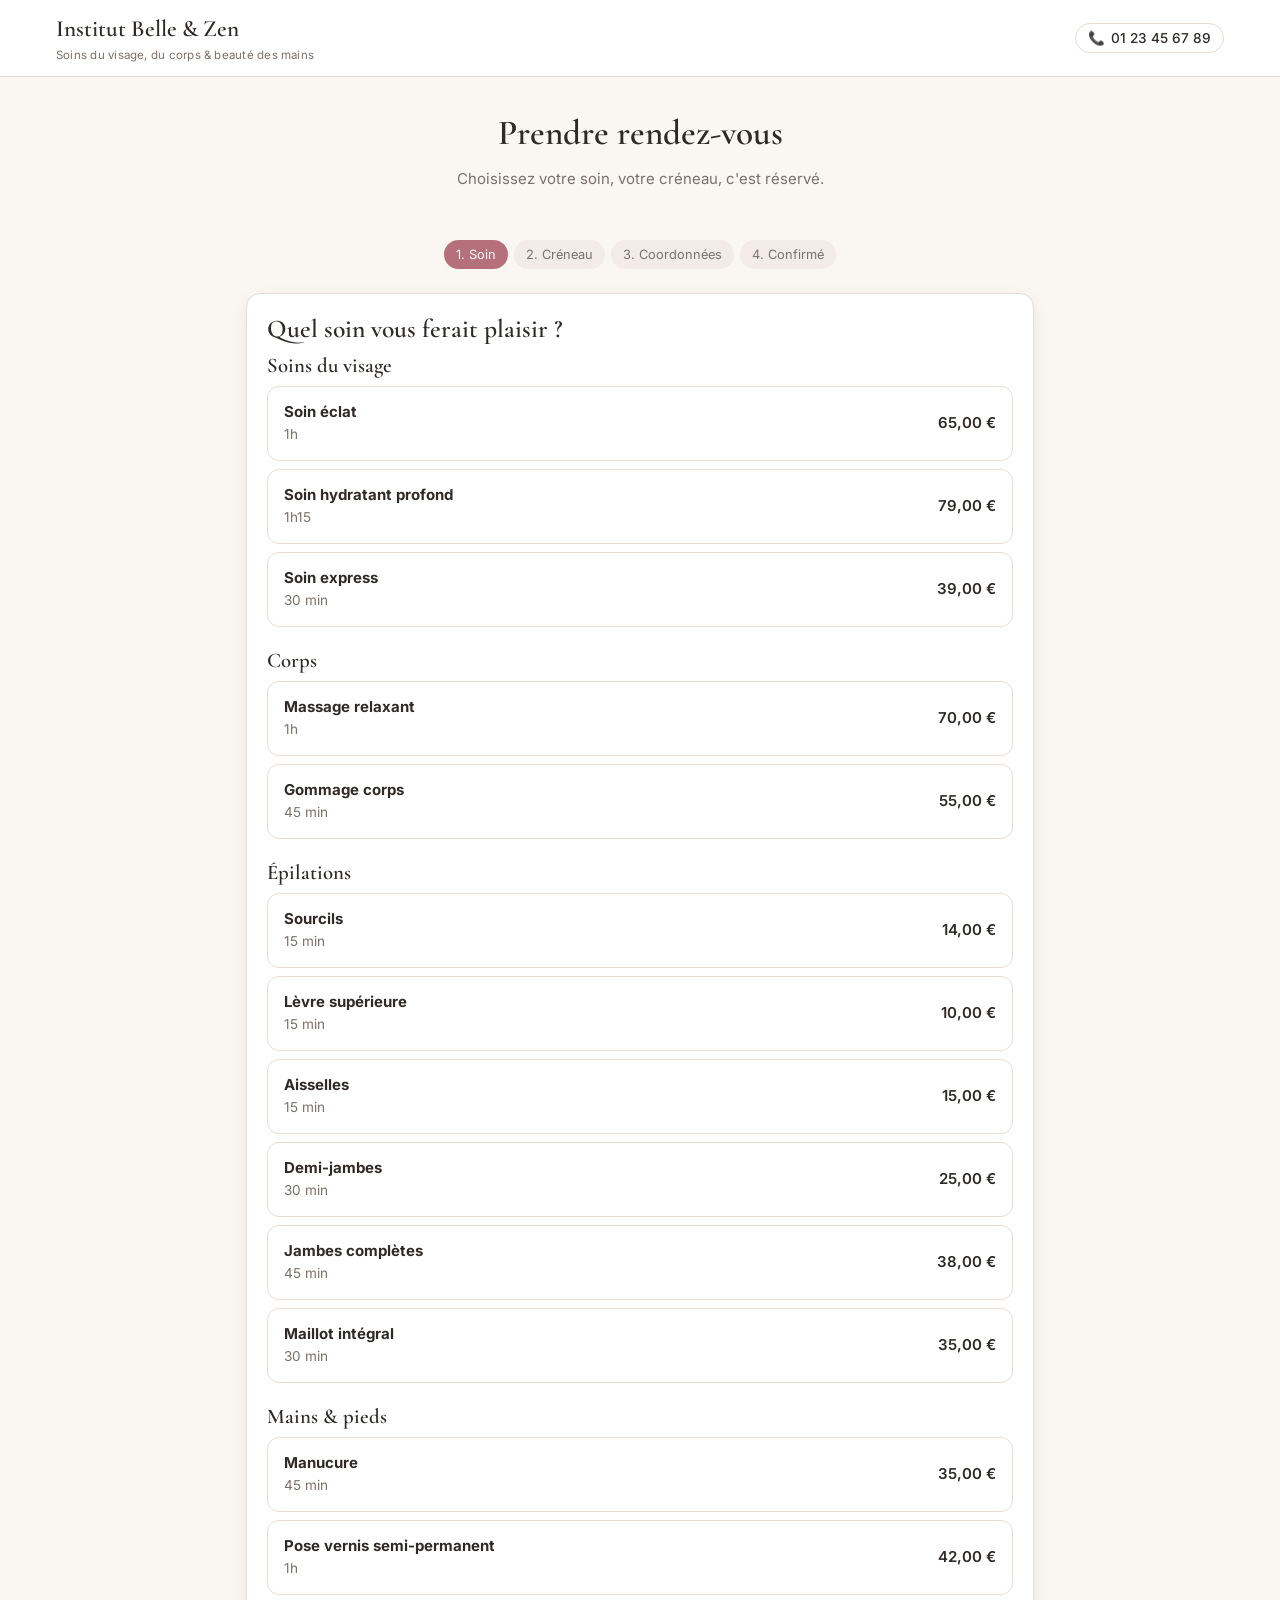
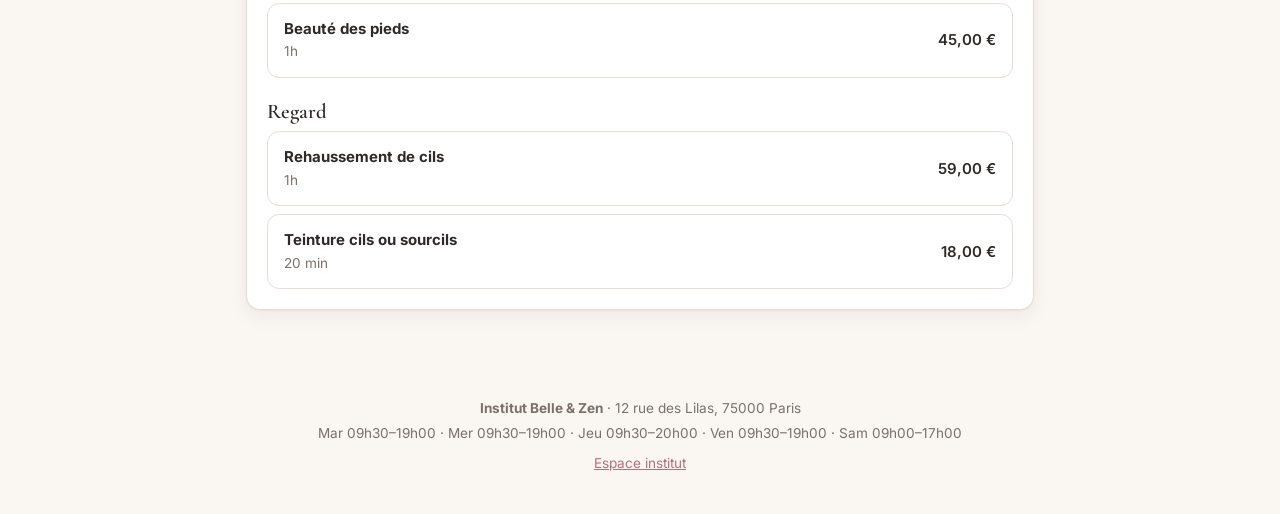
<file: index.html>
<!doctype html>
<html lang="fr">
<head>
  <meta charset="utf-8">
  <meta name="viewport" content="width=device-width, initial-scale=1">
  <title>Prendre rendez-vous</title>
  <meta name="description" content="Réservez votre soin en ligne en quelques clics.">
  <link rel="preconnect" href="https://fonts.googleapis.com">
  <link rel="preconnect" href="https://fonts.gstatic.com" crossorigin>
  <link href="https://fonts.googleapis.com/css2?family=Cormorant+Garamond:wght@500;600&family=Inter:wght@400;500;600&display=swap" rel="stylesheet">
  <link rel="stylesheet" href="css/style.css">
</head>
<body>
  <header class="topbar">
    <div class="topbar-inner">
      <a class="brand" href="./"><span data-salon="name"></span><small data-salon="tagline"></small></a>
      <a class="btn sm" data-salon-href="phone">📞 <span data-salon="phone"></span></a>
    </div>
  </header>

  <section class="hero">
    <h1>Prendre rendez-vous</h1>
    <p>Choisissez votre soin, votre créneau, c'est réservé.</p>
  </section>

  <main class="container narrow">
    <nav class="steps" id="steps"></nav>

    <!-- Étape 1 : prestation -->
    <section class="card" data-step="1">
      <h2>Quel soin vous ferait plaisir ?</h2>
      <div id="services"></div>
    </section>

    <!-- Étape 2 : date & heure -->
    <section class="card hidden" data-step="2">
      <div class="section-head">
        <h2>Quand souhaitez-vous venir ?</h2>
        <button class="btn sm ghost" data-back>← Changer de soin</button>
      </div>
      <p class="muted small" id="chosen-service"></p>

      <div class="field">
        <label>Avec</label>
        <div class="chips" id="staff-chips"></div>
      </div>
      <div class="field">
        <label>Jour</label>
        <div class="days" id="days"></div>
      </div>
      <div class="field">
        <label id="slots-label">Heure</label>
        <div id="slots"></div>
      </div>
    </section>

    <!-- Étape 3 : coordonnées -->
    <section class="card hidden" data-step="3">
      <div class="section-head">
        <h2>Vos coordonnées</h2>
        <button class="btn sm ghost" data-back>← Changer d'horaire</button>
      </div>
      <div class="summary" id="summary" style="margin-bottom:18px"></div>
      <form id="contact-form" novalidate>
        <div class="grid-2">
          <div class="field">
            <label for="f-first">Prénom *</label>
            <input id="f-first" name="first" required autocomplete="given-name">
          </div>
          <div class="field">
            <label for="f-last">Nom *</label>
            <input id="f-last" name="last" required autocomplete="family-name">
          </div>
        </div>
        <div class="grid-2">
          <div class="field">
            <label for="f-phone">Téléphone *</label>
            <input id="f-phone" name="phone" type="tel" required autocomplete="tel" placeholder="06 12 34 56 78">
          </div>
          <div class="field">
            <label for="f-email">E-mail</label>
            <input id="f-email" name="email" type="email" autocomplete="email">
          </div>
        </div>
        <div class="field">
          <label for="f-notes">Une précision ? (allergie, première visite…)</label>
          <textarea id="f-notes" name="notes" rows="2"></textarea>
        </div>
        <p class="alert hidden" id="form-error"></p>
        <button class="btn primary" type="submit" style="width:100%;justify-content:center;padding:12px">Confirmer le rendez-vous</button>
      </form>
    </section>

    <!-- Étape 4 : confirmation -->
    <section class="card hidden" data-step="4" style="text-align:center">
      <div class="success-icon">✓</div>
      <h2>C'est réservé !</h2>
      <p class="muted">Nous avons hâte de vous accueillir.</p>
      <div class="summary" id="confirm-summary" style="text-align:left;margin:18px 0"></div>
      <div class="btn-row" style="justify-content:center">
        <button class="btn" id="ics-btn">📅 Ajouter à mon agenda</button>
        <button class="btn primary" id="restart-btn">Prendre un autre RDV</button>
      </div>
      <p class="small muted" style="margin-top:18px">Un empêchement ? Merci de nous prévenir au moins 24h à l'avance au <span data-salon="phone"></span>.</p>
    </section>
  </main>

  <footer class="footer">
    <div><strong data-salon="name"></strong> · <span data-salon="address"></span></div>
    <div id="hours-line" style="margin-top:4px"></div>
    <div style="margin-top:10px"><a href="institut.html">Espace institut</a></div>
  </footer>

  <script src="js/config.js"></script>
  <script src="js/core.js"></script>
  <script src="js/client.js"></script>
</body>
</html>
</file>
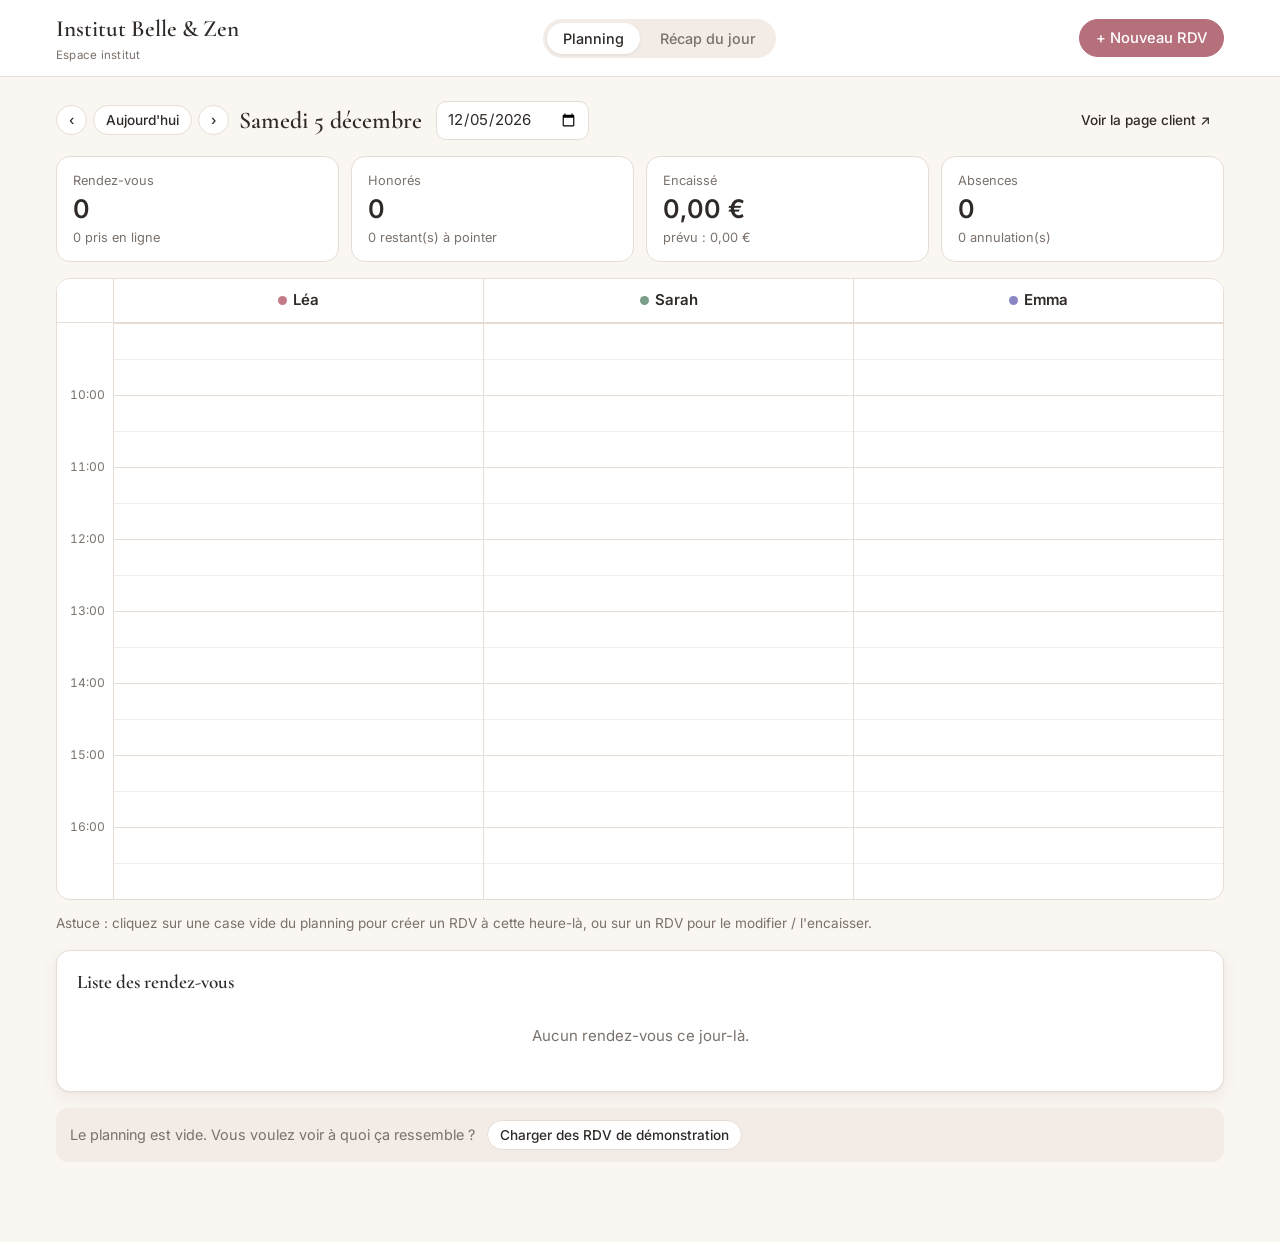
<file: institut.html>
<!doctype html>
<html lang="fr">
<head>
  <meta charset="utf-8">
  <meta name="viewport" content="width=device-width, initial-scale=1">
  <title>Espace institut</title>
  <meta name="robots" content="noindex">
  <link rel="preconnect" href="https://fonts.googleapis.com">
  <link rel="preconnect" href="https://fonts.gstatic.com" crossorigin>
  <link href="https://fonts.googleapis.com/css2?family=Cormorant+Garamond:wght@500;600&family=Inter:wght@400;500;600&display=swap" rel="stylesheet">
  <link rel="stylesheet" href="css/style.css">
</head>
<body>
  <header class="topbar">
    <div class="topbar-inner">
      <a class="brand" href="institut.html"><span data-salon="name"></span><small>Espace institut</small></a>
      <div class="tabs" role="tablist">
        <button class="tab active" data-tab="planning">Planning</button>
        <button class="tab" data-tab="recap">Récap du jour</button>
      </div>
      <button class="btn primary" id="new-btn">+ Nouveau RDV</button>
    </div>
  </header>

  <main class="container">
    <div class="toolbar">
      <div class="datenav">
        <button class="btn sm" id="prev-day" aria-label="Jour précédent">‹</button>
        <button class="btn sm" id="today-btn">Aujourd'hui</button>
        <button class="btn sm" id="next-day" aria-label="Jour suivant">›</button>
        <h2 id="day-title"></h2>
        <input type="date" id="date-input" aria-label="Choisir une date">
      </div>
      <a class="btn sm ghost no-print" href="./" target="_blank">Voir la page client ↗</a>
    </div>

    <!-- ===== PLANNING ===== -->
    <section id="tab-planning">
      <div class="kpis" id="day-kpis"></div>
      <div id="closed-msg" class="alert info hidden">L'institut est fermé ce jour-là.</div>
      <div class="agenda-wrap" id="agenda-wrap">
        <div class="agenda" id="agenda"></div>
      </div>
      <p class="small muted">Astuce : cliquez sur une case vide du planning pour créer un RDV à cette heure-là, ou sur un RDV pour le modifier / l'encaisser.</p>

      <div class="card" style="margin-top:16px">
        <h3>Liste des rendez-vous</h3>
        <div class="table-wrap" id="day-list"></div>
      </div>
      <div id="demo-box" class="no-print" style="margin-top:16px"></div>
    </section>

    <!-- ===== RÉCAP ===== -->
    <section id="tab-recap" class="hidden">
      <div id="recap-alerts"></div>
      <div class="kpis" id="recap-kpis"></div>

      <div class="recap-grid">
        <div class="card">
          <h3>Par esthéticienne</h3>
          <div class="table-wrap" id="recap-staff"></div>
        </div>
        <div class="card">
          <h3>Encaissements</h3>
          <div class="table-wrap" id="recap-pay"></div>
        </div>
        <div class="card">
          <h3>Prestations réalisées</h3>
          <div class="table-wrap" id="recap-services"></div>
        </div>
        <div class="card">
          <h3>Absences & annulations</h3>
          <div class="table-wrap" id="recap-missed"></div>
        </div>
      </div>

      <div class="card" style="margin-top:16px">
        <h3>Remarques de la journée</h3>
        <div class="grid-2">
          <div class="field">
            <label for="recap-author">Récap rédigé par</label>
            <select id="recap-author"></select>
          </div>
          <div class="field">
            <label for="recap-cash">Fond de caisse en fin de journée (€)</label>
            <input id="recap-cash" type="number" step="0.01" min="0" placeholder="Optionnel">
          </div>
        </div>
        <div class="field">
          <label for="recap-notes">Incidents, produits à commander, infos pour demain…</label>
          <textarea id="recap-notes" rows="3"></textarea>
        </div>
      </div>

      <div class="card no-print" style="margin-top:16px">
        <div class="section-head">
          <h3>Envoyer le récapitulatif</h3>
          <span class="small muted" id="recap-sent"></span>
        </div>
        <pre class="recap-text" id="recap-text"></pre>
        <div class="btn-row" style="margin-top:12px">
          <button class="btn primary" id="send-mail">✉️ Envoyer par e-mail</button>
          <button class="btn" id="send-wa">💬 WhatsApp</button>
          <button class="btn" id="copy-recap">📋 Copier le texte</button>
          <button class="btn" id="print-recap">🖨️ Imprimer / PDF</button>
          <button class="btn" id="export-csv">⬇️ Export CSV</button>
        </div>
      </div>
    </section>
  </main>

  <!-- ===== Fenêtre RDV ===== -->
  <dialog id="bk-dialog">
    <form id="bk-form" method="dialog">
      <div class="dlg-head">
        <h2 id="bk-title" style="margin:0">Nouveau rendez-vous</h2>
        <button type="button" class="btn ghost sm" data-close aria-label="Fermer">✕</button>
      </div>
      <div class="dlg-body">
        <div class="grid-2">
          <div class="field">
            <label for="bk-name">Cliente *</label>
            <input id="bk-name" required placeholder="Prénom Nom">
          </div>
          <div class="field">
            <label for="bk-phone">Téléphone</label>
            <input id="bk-phone" type="tel">
          </div>
        </div>
        <div class="field">
          <label for="bk-service">Prestation *</label>
          <select id="bk-service" required></select>
        </div>
        <div class="grid-2">
          <div class="field">
            <label for="bk-staff">Esthéticienne *</label>
            <select id="bk-staff" required></select>
          </div>
          <div class="field">
            <label for="bk-source">Origine</label>
            <select id="bk-source">
              <option value="surplace">Sur place</option>
              <option value="telephone">Téléphone</option>
              <option value="enligne">En ligne</option>
            </select>
          </div>
        </div>
        <div class="grid-2">
          <div class="field">
            <label for="bk-date">Date *</label>
            <input id="bk-date" type="date" required>
          </div>
          <div class="field">
            <label for="bk-time">Heure *</label>
            <select id="bk-time" required></select>
          </div>
        </div>
        <p class="alert hidden" id="bk-warn"></p>

        <div class="field">
          <label>Statut</label>
          <div class="status-pick" id="bk-status"></div>
        </div>
        <div class="grid-2">
          <div class="field">
            <label for="bk-price">Prix facturé (€)</label>
            <input id="bk-price" type="number" step="0.01" min="0">
          </div>
          <div class="field">
            <label for="bk-pay">Paiement</label>
            <select id="bk-pay"><option value="">—</option></select>
          </div>
        </div>
        <div class="field">
          <label for="bk-notes">Notes</label>
          <textarea id="bk-notes" rows="2"></textarea>
        </div>
        <p class="small muted" id="bk-meta"></p>
      </div>
      <div class="dlg-foot">
        <button type="button" class="btn danger" id="bk-delete">Supprimer</button>
        <div class="btn-row">
          <button type="button" class="btn" data-close>Annuler</button>
          <button type="submit" class="btn primary" id="bk-save">Enregistrer</button>
        </div>
      </div>
    </form>
  </dialog>

  <div class="toast" id="toast"></div>

  <script src="js/config.js"></script>
  <script src="js/core.js"></script>
  <script src="js/institut.js"></script>
</body>
</html>
</file>
<file: css/style.css>
:root {
  --bg: #faf6f2;
  --surface: #ffffff;
  --surface-2: #f3ece6;
  --ink: #2f2a27;
  --muted: #7b716b;
  --line: #e7ddd5;
  --accent: #b5707c;
  --accent-ink: #ffffff;
  --accent-soft: #f5e4e6;
  --ok: #4f8a62;
  --ok-soft: #e3f0e6;
  --warn: #b7802e;
  --warn-soft: #f7ecd9;
  --bad: #b2524c;
  --bad-soft: #f6e0de;
  --radius: 14px;
  --shadow: 0 1px 2px rgba(60, 40, 30, .05), 0 6px 20px rgba(60, 40, 30, .06);
  --serif: "Cormorant Garamond", Georgia, serif;
  --sans: "Inter", system-ui, -apple-system, "Segoe UI", sans-serif;
}

* { box-sizing: border-box; }
html { -webkit-text-size-adjust: 100%; }
body {
  margin: 0;
  background: var(--bg);
  color: var(--ink);
  font: 15px/1.5 var(--sans);
}
h1, h2, h3 { font-family: var(--serif); font-weight: 600; line-height: 1.15; margin: 0 0 .4em; }
h1 { font-size: 2.2rem; }
h2 { font-size: 1.6rem; }
h3 { font-size: 1.2rem; }
a { color: var(--accent); }
.muted { color: var(--muted); }
.small { font-size: .85rem; }
.hidden { display: none !important; }

/* ---------- Layout ---------- */
.topbar {
  background: var(--surface);
  border-bottom: 1px solid var(--line);
  position: sticky; top: 0; z-index: 20;
}
.topbar-inner {
  max-width: 1200px; margin: 0 auto; padding: 12px 16px;
  display: flex; align-items: center; justify-content: space-between; gap: 12px;
}
.brand { font-family: var(--serif); font-size: 1.45rem; font-weight: 600; text-decoration: none; color: var(--ink); }
.brand small { display: block; font-family: var(--sans); font-size: .72rem; color: var(--muted); font-weight: 400; letter-spacing: .02em; }
.container { max-width: 1200px; margin: 0 auto; padding: 24px 16px 64px; }
.container.narrow { max-width: 820px; }

.hero { text-align: center; padding: 36px 16px 8px; }
.hero p { color: var(--muted); margin: 0; }

.card {
  background: var(--surface);
  border: 1px solid var(--line);
  border-radius: var(--radius);
  box-shadow: var(--shadow);
  padding: 20px;
}
.card + .card { margin-top: 16px; }

/* ---------- Buttons & form ---------- */
.btn {
  appearance: none; border: 1px solid var(--line); background: var(--surface); color: var(--ink);
  font: 500 .92rem var(--sans); padding: 9px 16px; border-radius: 999px; cursor: pointer;
  display: inline-flex; align-items: center; gap: 6px; text-decoration: none; white-space: nowrap;
  transition: background .15s, border-color .15s;
}
.btn:hover { border-color: var(--accent); }
.btn.primary { background: var(--accent); border-color: var(--accent); color: var(--accent-ink); }
.btn.primary:hover { filter: brightness(.95); }
.btn.danger { color: var(--bad); }
.btn.danger:hover { border-color: var(--bad); }
.btn.ghost { border-color: transparent; background: transparent; }
.btn.sm { padding: 6px 12px; font-size: .85rem; }
.btn:disabled { opacity: .45; cursor: not-allowed; }
.btn-row { display: flex; flex-wrap: wrap; gap: 8px; }

label { display: block; font-size: .85rem; font-weight: 500; margin-bottom: 4px; }
input, select, textarea {
  width: 100%; font: inherit; color: inherit; background: var(--surface);
  border: 1px solid var(--line); border-radius: 10px; padding: 9px 12px;
}
input:focus, select:focus, textarea:focus { outline: 2px solid var(--accent-soft); border-color: var(--accent); }
textarea { resize: vertical; min-height: 70px; }
.field { margin-bottom: 14px; }
.grid-2 { display: grid; grid-template-columns: 1fr 1fr; gap: 0 14px; }
@media (max-width: 560px) { .grid-2 { grid-template-columns: 1fr; } }

/* ---------- Booking (client) ---------- */
.steps { display: flex; gap: 6px; justify-content: center; margin: 18px 0 24px; flex-wrap: wrap; }
.step-pill {
  font-size: .8rem; padding: 5px 12px; border-radius: 999px; background: var(--surface-2); color: var(--muted);
}
.step-pill.active { background: var(--accent); color: var(--accent-ink); }
.step-pill.done { background: var(--accent-soft); color: var(--accent); }

.cat-title { font-family: var(--serif); font-size: 1.3rem; margin: 22px 0 8px; }
.cat-title:first-child { margin-top: 0; }
.service-list { display: grid; gap: 8px; }
.service {
  display: flex; align-items: center; justify-content: space-between; gap: 12px;
  padding: 14px 16px; border: 1px solid var(--line); border-radius: 12px; background: var(--surface);
  cursor: pointer; text-align: left; font: inherit; color: inherit; width: 100%;
}
.service:hover { border-color: var(--accent); }
.service.selected { border-color: var(--accent); background: var(--accent-soft); }
.service .meta { color: var(--muted); font-size: .85rem; }
.service .price { font-weight: 600; white-space: nowrap; }

.chips { display: flex; gap: 8px; flex-wrap: wrap; }
.chip {
  border: 1px solid var(--line); background: var(--surface); border-radius: 999px; padding: 7px 14px;
  font: inherit; font-size: .9rem; cursor: pointer; color: inherit;
}
.chip:hover { border-color: var(--accent); }
.chip.selected { background: var(--accent); border-color: var(--accent); color: var(--accent-ink); }

.days { display: flex; gap: 8px; overflow-x: auto; padding-bottom: 6px; scroll-snap-type: x mandatory; }
.day {
  flex: 0 0 64px; scroll-snap-align: start; border: 1px solid var(--line); background: var(--surface);
  border-radius: 12px; padding: 8px 4px; text-align: center; cursor: pointer; font: inherit; color: inherit;
}
.day .dow { font-size: .72rem; text-transform: uppercase; color: var(--muted); letter-spacing: .04em; }
.day .num { font-size: 1.25rem; font-weight: 600; }
.day .mon { font-size: .72rem; color: var(--muted); }
.day:hover:not(:disabled) { border-color: var(--accent); }
.day.selected { background: var(--accent); border-color: var(--accent); color: var(--accent-ink); }
.day.selected .dow, .day.selected .mon { color: var(--accent-ink); }
.day:disabled { opacity: .35; cursor: not-allowed; }

.slots { display: grid; grid-template-columns: repeat(auto-fill, minmax(78px, 1fr)); gap: 8px; }
.slot {
  border: 1px solid var(--line); background: var(--surface); border-radius: 10px; padding: 9px 0;
  font: 500 .95rem var(--sans); cursor: pointer; color: inherit;
}
.slot:hover { border-color: var(--accent); }
.slot.selected { background: var(--accent); border-color: var(--accent); color: var(--accent-ink); }
.slot-group { margin-bottom: 14px; }
.slot-group h4 { margin: 0 0 8px; font-size: .8rem; text-transform: uppercase; letter-spacing: .05em; color: var(--muted); font-weight: 500; }

.summary { background: var(--surface-2); border-radius: 12px; padding: 14px 16px; }
.summary dl { display: grid; grid-template-columns: auto 1fr; gap: 4px 16px; margin: 0; }
.summary dt { color: var(--muted); }
.summary dd { margin: 0; font-weight: 500; }

.section-head { display: flex; justify-content: space-between; align-items: baseline; gap: 10px; flex-wrap: wrap; margin-bottom: 12px; }
.empty { text-align: center; color: var(--muted); padding: 24px 8px; }
.success-icon {
  width: 64px; height: 64px; border-radius: 50%; background: var(--ok-soft); color: var(--ok);
  display: grid; place-items: center; font-size: 2rem; margin: 0 auto 12px;
}
.footer { text-align: center; color: var(--muted); font-size: .85rem; padding: 24px 16px 40px; }

/* ---------- Institut ---------- */
.tabs { display: flex; gap: 4px; background: var(--surface-2); padding: 4px; border-radius: 999px; }
.tab {
  border: 0; background: transparent; padding: 7px 16px; border-radius: 999px; font: 500 .9rem var(--sans);
  cursor: pointer; color: var(--muted);
}
.tab.active { background: var(--surface); color: var(--ink); box-shadow: 0 1px 3px rgba(0,0,0,.08); }

.toolbar { display: flex; align-items: center; justify-content: space-between; gap: 12px; flex-wrap: wrap; margin-bottom: 16px; }
.datenav { display: flex; align-items: center; gap: 6px; flex-wrap: wrap; }
.datenav h2 { margin: 0 8px 0 4px; font-size: 1.5rem; }
.datenav input[type="date"] { width: auto; padding: 6px 10px; }

.kpis { display: grid; grid-template-columns: repeat(auto-fit, minmax(150px, 1fr)); gap: 12px; margin-bottom: 16px; }
.kpi { background: var(--surface); border: 1px solid var(--line); border-radius: var(--radius); padding: 14px 16px; }
.kpi .label { font-size: .8rem; color: var(--muted); }
.kpi .value { font-size: 1.6rem; font-weight: 600; font-variant-numeric: tabular-nums; }
.kpi .sub { font-size: .8rem; color: var(--muted); }

.agenda-wrap { overflow-x: auto; border: 1px solid var(--line); border-radius: var(--radius); background: var(--surface); }
.agenda { display: grid; min-width: 560px; }
.agenda .head {
  position: sticky; top: 0; background: var(--surface); z-index: 2; padding: 10px 8px; text-align: center;
  font-weight: 600; border-bottom: 1px solid var(--line); border-left: 1px solid var(--line);
}
.agenda .head:first-child { border-left: 0; }
.agenda .head .dot { display: inline-block; width: 9px; height: 9px; border-radius: 50%; margin-right: 6px; }
.agenda .times { position: relative; }
.agenda .times span {
  position: absolute; right: 8px; transform: translateY(-50%); font-size: .75rem; color: var(--muted);
  font-variant-numeric: tabular-nums;
}
.agenda .col {
  position: relative; border-left: 1px solid var(--line); cursor: copy;
  background-image:
    repeating-linear-gradient(to bottom, var(--line) 0 1px, transparent 1px var(--hour)),
    repeating-linear-gradient(to bottom, #f4eee9 0 1px, transparent 1px calc(var(--hour) / 2));
}
.agenda .col.off { background-color: #f6f2ee; cursor: not-allowed; }
.agenda .col.off::after {
  content: "Absente"; position: absolute; top: 12px; left: 0; right: 0; text-align: center; color: var(--muted); font-size: .85rem;
}
.now-line { position: absolute; left: 0; right: 0; height: 2px; background: var(--bad); z-index: 1; pointer-events: none; }
.bk {
  position: absolute; left: 4px; right: 4px; border-radius: 8px; padding: 4px 8px; overflow: hidden;
  font-size: .78rem; line-height: 1.25; cursor: pointer; border-left: 4px solid var(--c);
  background: color-mix(in srgb, var(--c) 16%, white); color: var(--ink);
  box-shadow: 0 1px 2px rgba(0,0,0,.06);
}
.bk:hover { box-shadow: 0 2px 8px rgba(0,0,0,.12); z-index: 3; }
.bk b { font-weight: 600; }
.bk .t { color: var(--muted); }
.bk.st-honore { background: color-mix(in srgb, var(--ok) 14%, white); border-left-color: var(--ok); }
.bk.st-absent { background: var(--bad-soft); border-left-color: var(--bad); text-decoration: line-through; }
.bk.st-annule { background: repeating-linear-gradient(45deg, #f5f1ee 0 6px, #fbf9f7 6px 12px); border-left-color: #c9bfb7; color: var(--muted); text-decoration: line-through; }
.bk .tag { float: right; font-size: .68rem; }
.bk.short { padding-top: 1px; padding-bottom: 1px; white-space: nowrap; text-overflow: ellipsis; }

.badge { display: inline-block; font-size: .74rem; font-weight: 500; padding: 2px 9px; border-radius: 999px; white-space: nowrap; }
.st-confirme.badge { background: var(--warn-soft); color: var(--warn); }
.st-honore.badge { background: var(--ok-soft); color: var(--ok); }
.st-absent.badge { background: var(--bad-soft); color: var(--bad); }
.st-annule.badge { background: var(--surface-2); color: var(--muted); }
.src.badge { background: var(--accent-soft); color: var(--accent); }

table { width: 100%; border-collapse: collapse; }
th, td { text-align: left; padding: 9px 8px; border-bottom: 1px solid var(--line); vertical-align: top; }
th { font-size: .78rem; text-transform: uppercase; letter-spacing: .04em; color: var(--muted); font-weight: 500; }
td.num, th.num { text-align: right; font-variant-numeric: tabular-nums; white-space: nowrap; }
tr.clickable { cursor: pointer; }
tr.clickable:hover td { background: var(--bg); }
tfoot td { font-weight: 600; border-bottom: 0; }
.table-wrap { overflow-x: auto; }

.recap-grid { display: grid; grid-template-columns: 1fr 1fr; gap: 16px; }
.recap-grid .card + .card { margin-top: 0; }
@media (max-width: 820px) { .recap-grid { grid-template-columns: 1fr; } }
.alert { padding: 12px 14px; border-radius: 12px; background: var(--warn-soft); color: #7a5418; margin-bottom: 16px; font-size: .9rem; }
.alert.ok { background: var(--ok-soft); color: #2f5e3d; }
.alert.info { background: var(--surface-2); color: var(--muted); }
pre.recap-text {
  white-space: pre-wrap; font: .85rem/1.55 ui-monospace, "SF Mono", Menlo, monospace; background: var(--bg);
  border: 1px solid var(--line); border-radius: 12px; padding: 14px; margin: 0; max-height: 420px; overflow: auto;
}

/* ---------- Dialog ---------- */
dialog {
  border: 0; border-radius: 18px; padding: 0; width: min(560px, calc(100vw - 24px));
  box-shadow: 0 20px 60px rgba(40, 25, 20, .25); color: var(--ink); background: var(--surface);
}
dialog::backdrop { background: rgba(47, 42, 39, .35); }
.dlg-head { padding: 18px 20px 0; display: flex; justify-content: space-between; align-items: center; }
.dlg-body { padding: 16px 20px; max-height: 70vh; overflow: auto; }
.dlg-foot { padding: 12px 20px 18px; display: flex; justify-content: space-between; gap: 8px; flex-wrap: wrap; border-top: 1px solid var(--line); }
.status-pick { display: grid; grid-template-columns: repeat(4, 1fr); gap: 6px; }
.status-pick input { display: none; }
.status-pick label {
  margin: 0; text-align: center; padding: 8px 4px; border: 1px solid var(--line); border-radius: 10px; cursor: pointer; font-size: .85rem;
}
.status-pick input:checked + label { border-color: var(--accent); background: var(--accent-soft); color: var(--accent); }
@media (max-width: 480px) { .status-pick { grid-template-columns: 1fr 1fr; } }

.toast {
  position: fixed; left: 50%; bottom: 24px; transform: translateX(-50%) translateY(20px); opacity: 0;
  background: var(--ink); color: #fff; padding: 10px 18px; border-radius: 999px; font-size: .9rem;
  transition: all .25s; z-index: 100; pointer-events: none;
}
.toast.show { opacity: 1; transform: translateX(-50%) translateY(0); }

@media (max-width: 600px) {
  h1 { font-size: 1.8rem; }
  .card { padding: 16px; }
  .topbar-inner { flex-wrap: wrap; }
}

/* ---------- Impression du récap ---------- */
@media print {
  body { background: #fff; }
  .topbar, .toolbar .tabs, .no-print, .toast { display: none !important; }
  .card, .kpi { box-shadow: none; break-inside: avoid; }
  .container { padding: 0; }
}
</file>
